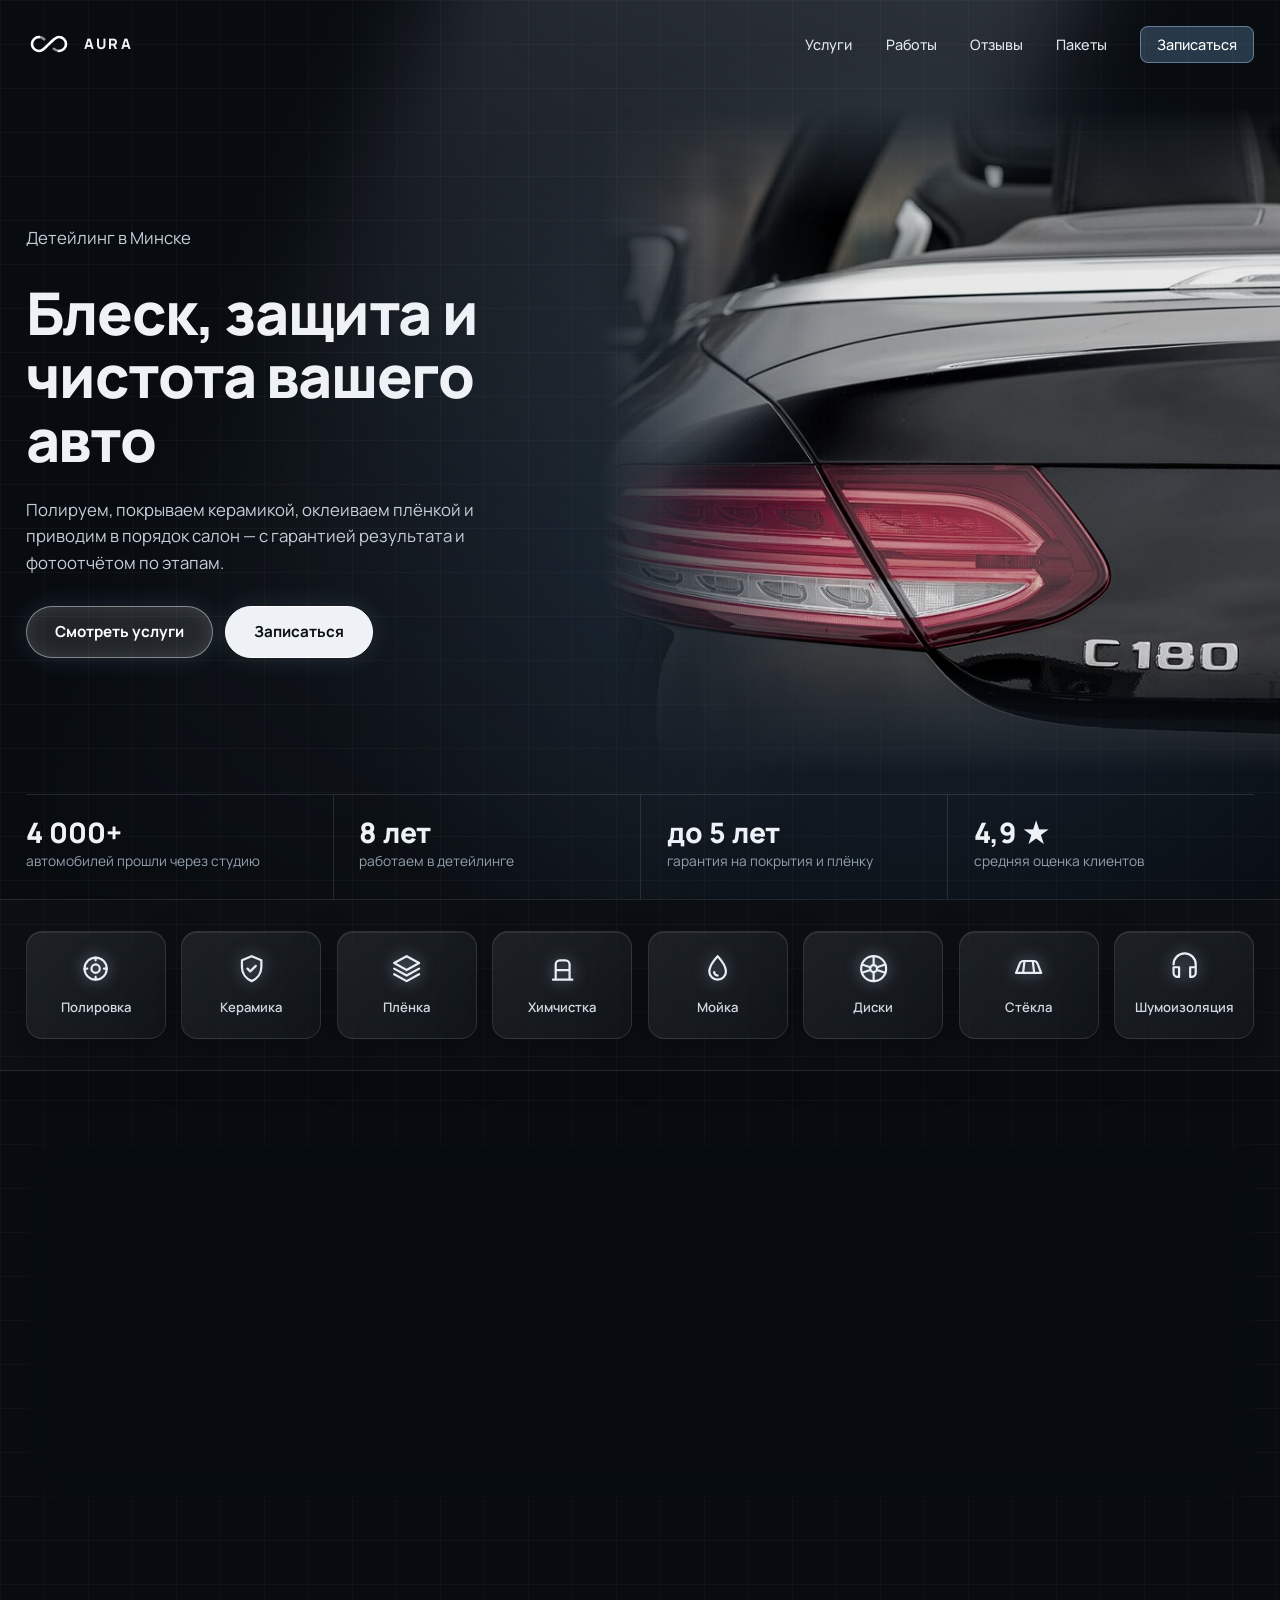
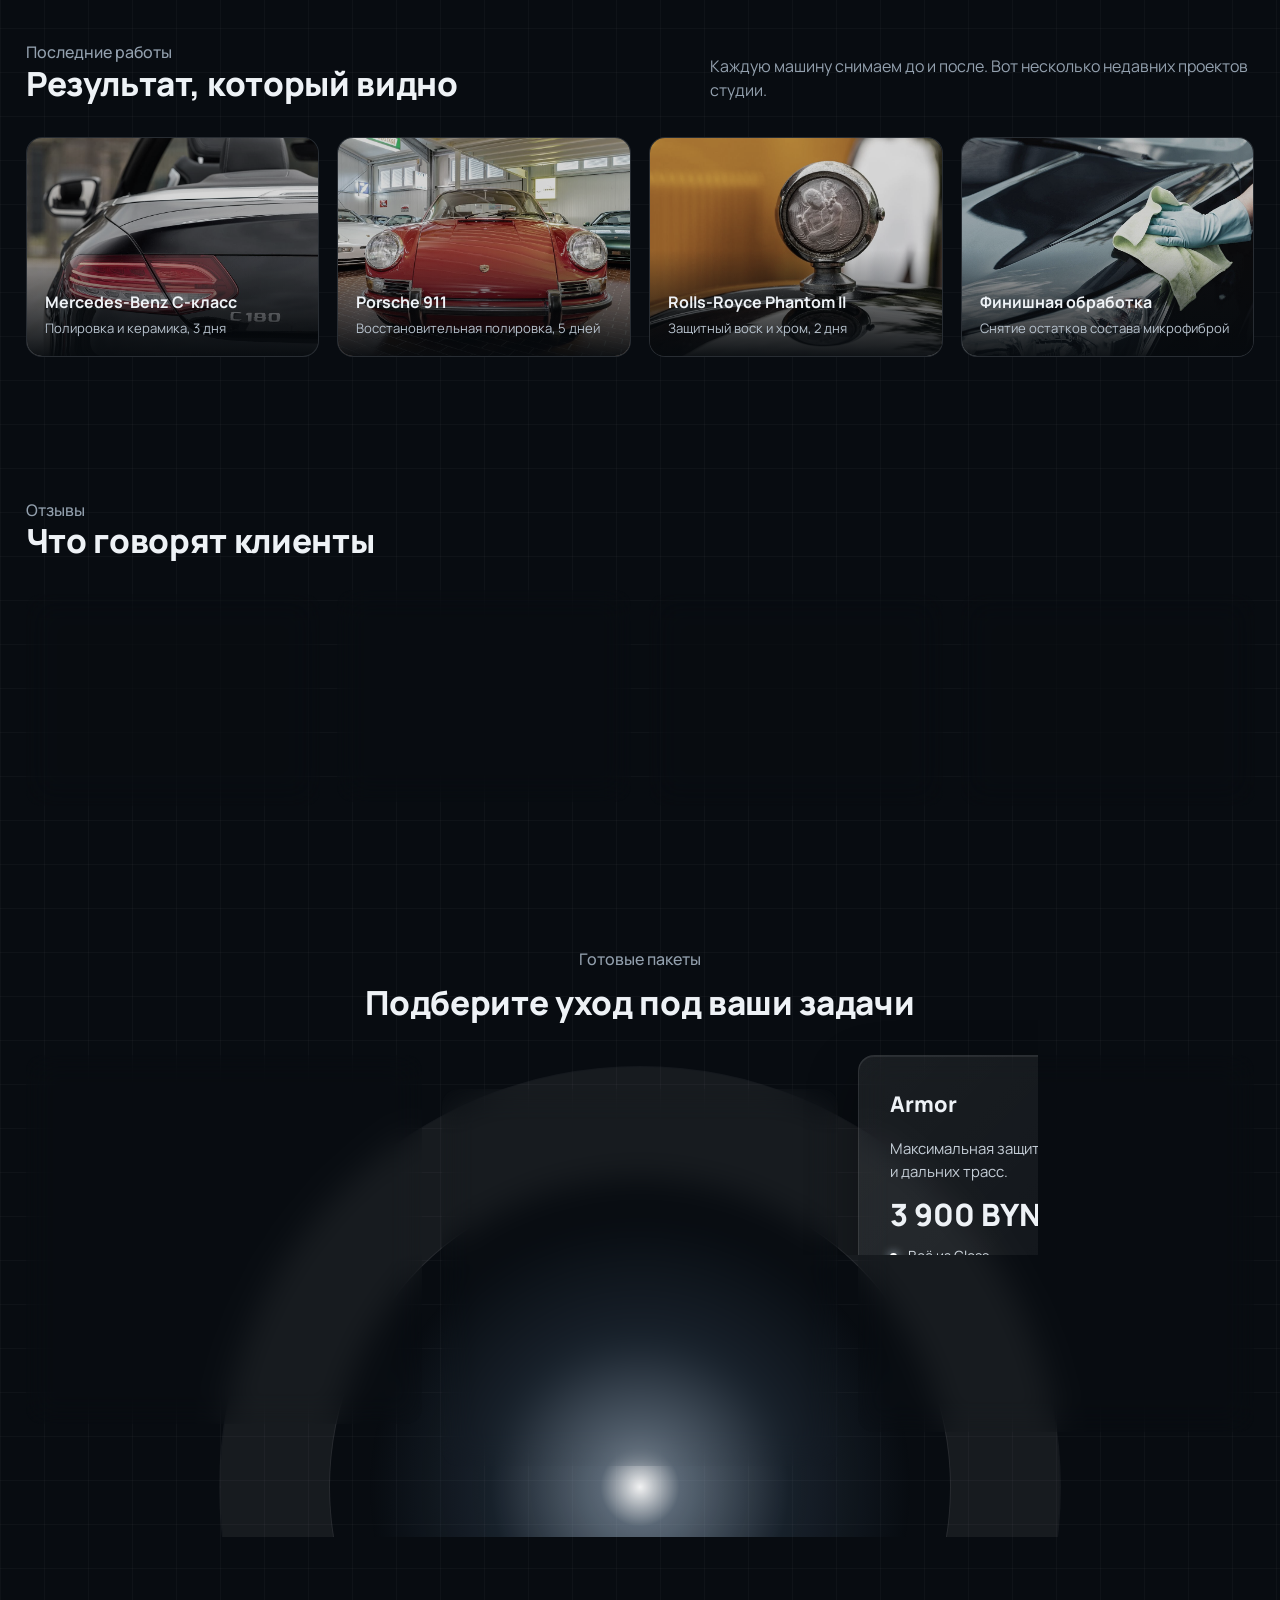
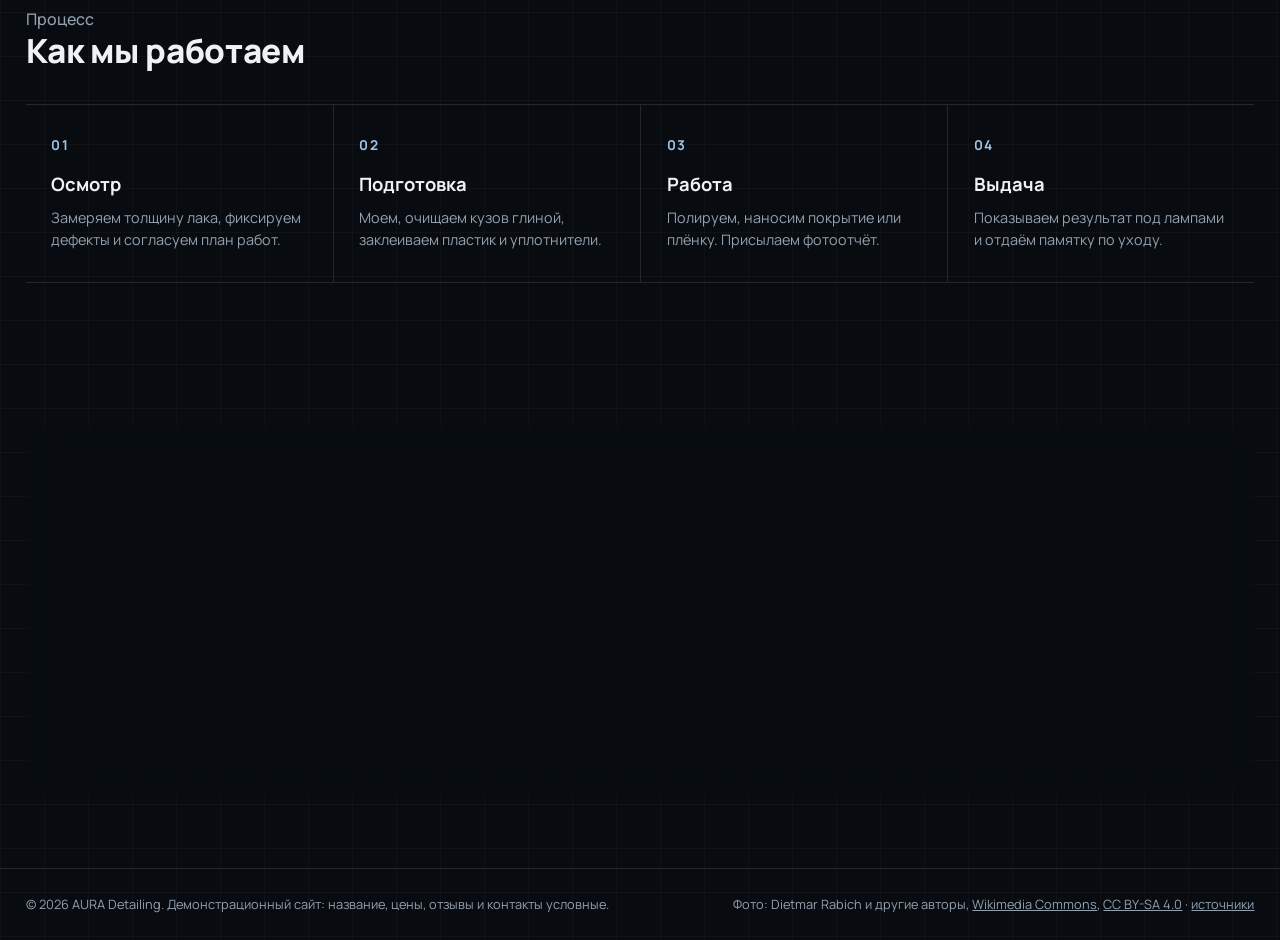
<file: index.html>
<!doctype html>
<html lang="ru">
<head>
<meta charset="utf-8">
<meta name="viewport" content="width=device-width, initial-scale=1">
<title>AURA Detailing — детейлинг-студия в Минске</title>
<meta name="description" content="Детейлинг-студия AURA: полировка, керамика, защитная плёнка и химчистка салона. Демонстрационный сайт с условными данными.">
<meta property="og:title" content="AURA Detailing — детейлинг-студия">
<meta property="og:description" content="Полировка, керамика, защитная плёнка и химчистка салона.">
<meta property="og:image" content="assets/img/work-mercedes.jpg">
<meta name="theme-color" content="#080c11">
<link rel="icon" href="assets/img/logo.svg" type="image/svg+xml">
<link rel="preconnect" href="https://fonts.googleapis.com">
<link rel="preconnect" href="https://fonts.gstatic.com" crossorigin>
<link href="https://fonts.googleapis.com/css2?family=Manrope:wght@400;500;600;700;800&display=swap" rel="stylesheet">
<link rel="stylesheet" href="assets/css/styles.css">
</head>
<body>
<a class="skip" href="#main">Перейти к содержанию</a>

<main id="main">
<section class="hero" id="top">
  <div class="wrap">
    <header class="header">
      <a class="logo" href="#top" aria-label="AURA Detailing — на главную">
        <svg viewBox="0 0 46 24" fill="none" stroke="#fff" stroke-width="2.600" stroke-linecap="round" aria-hidden="true"><path d="M13 5a7 7 0 1 0 0 14c4 0 6-3.500 10-7s6-7 10-7a7 7 0 1 1 0 14"/><path d="M33 19c-2 0-3.600-.9-5.200-2.200M13 5c2 0 3.600.9 5.200 2.200" opacity=".55"/></svg>
        <span>AURA</span>
      </a>
      <button class="burger" type="button" id="burger" aria-label="Открыть меню" aria-expanded="false" aria-controls="nav"><span></span></button>
      <nav class="nav" id="nav" aria-label="Основное меню">
        <ul>
          <li><a href="#services">Услуги</a></li>
          <li><a href="#works">Работы</a></li>
          <li><a href="#reviews">Отзывы</a></li>
          <li><a href="#prices">Пакеты</a></li>
          <li><a class="pill" href="#contacts">Записаться</a></li>
        </ul>
      </nav>
    </header>
  </div>

  <div class="wrap hero-main">
    <div class="hero-text">
      <p class="hero-eyebrow">Детейлинг в Минске</p>
      <h1>Блеск, защита и чистота вашего авто</h1>
      <p>Полируем, покрываем керамикой, оклеиваем плёнкой и приводим в порядок салон — с гарантией результата и фотоотчётом по этапам.</p>
      <div class="hero-actions">
        <a class="btn" href="#services">Смотреть услуги</a>
        <a class="btn btn-solid" href="#contacts">Записаться</a>
      </div>
    </div>
    <div class="hero-photo">
      <img src="assets/img/work-mercedes.jpg" alt="Чёрный автомобиль с глянцевым кузовом после полировки" width="1100" height="733">
    </div>
  </div>

  <div class="wrap">
    <ul class="hero-stats">
      <li><b>4 000+</b><span>автомобилей прошли через студию</span></li>
      <li><b>8 лет</b><span>работаем в детейлинге</span></li>
      <li><b>до 5 лет</b><span>гарантия на покрытия и плёнку</span></li>
      <li><b>4,9 ★</b><span>средняя оценка клиентов</span></li>
    </ul>
  </div>
</section>

<section class="strip" aria-label="Направления работы">
  <div class="wrap">
    <div class="tiles">
      <a class="tile glass" href="#services"><svg viewBox="0 0 24 24" fill="none" stroke="currentColor" stroke-width="1.600" stroke-linecap="round" stroke-linejoin="round" aria-hidden="true"><circle cx="12" cy="12" r="8"/><circle cx="12" cy="12" r="3"/><path d="M12 4v2M12 18v2M4 12h2M18 12h2"/></svg>Полировка</a>
      <a class="tile glass" href="#services"><svg viewBox="0 0 24 24" fill="none" stroke="currentColor" stroke-width="1.600" stroke-linecap="round" stroke-linejoin="round" aria-hidden="true"><path d="M12 3 5 6v5c0 4.500 3 8.300 7 10 4-1.700 7-5.500 7-10V6z"/><path d="m9 12 2 2 4-4"/></svg>Керамика</a>
      <a class="tile glass" href="#services"><svg viewBox="0 0 24 24" fill="none" stroke="currentColor" stroke-width="1.600" stroke-linecap="round" stroke-linejoin="round" aria-hidden="true"><path d="m12 3 9 5-9 5-9-5z"/><path d="m3 12 9 5 9-5M3 16l9 5 9-5"/></svg>Плёнка</a>
      <a class="tile glass" href="#services"><svg viewBox="0 0 24 24" fill="none" stroke="currentColor" stroke-width="1.600" stroke-linecap="round" stroke-linejoin="round" aria-hidden="true"><path d="M7 20V9a3 3 0 0 1 3-3h4a3 3 0 0 1 3 3v11M5 20h14M7 13h10"/></svg>Химчистка</a>
      <a class="tile glass" href="#services"><svg viewBox="0 0 24 24" fill="none" stroke="currentColor" stroke-width="1.600" stroke-linecap="round" stroke-linejoin="round" aria-hidden="true"><path d="M12 3s6 6.500 6 11a6 6 0 0 1-12 0c0-4.500 6-11 6-11z"/><path d="M9.500 14.500a2.500 2.500 0 0 0 2.500 2.500"/></svg>Мойка</a>
      <a class="tile glass" href="#services"><svg viewBox="0 0 24 24" fill="none" stroke="currentColor" stroke-width="1.600" stroke-linecap="round" stroke-linejoin="round" aria-hidden="true"><circle cx="12" cy="12" r="9"/><circle cx="12" cy="12" r="2.500"/><path d="M12 3v6.500M12 14.500V21M3.600 9l6 2M14.400 13l6 2M3.600 15l6-2M14.400 11l6-2"/></svg>Диски</a>
      <a class="tile glass" href="#services"><svg viewBox="0 0 24 24" fill="none" stroke="currentColor" stroke-width="1.600" stroke-linecap="round" stroke-linejoin="round" aria-hidden="true"><path d="M3 15l2.500-6.500A3 3 0 0 1 8.300 6.500h7.400a3 3 0 0 1 2.800 2L21 15"/><path d="M3 15h18M9 6.500 8 15M15 6.500l1 8.500"/></svg>Стёкла</a>
      <a class="tile glass" href="#services"><svg viewBox="0 0 24 24" fill="none" stroke="currentColor" stroke-width="1.600" stroke-linecap="round" stroke-linejoin="round" aria-hidden="true"><path d="M4 9a8 8 0 0 1 16 0v6a3 3 0 0 1-3 3h-1v-7h4M4 11h4v7H7a3 3 0 0 1-3-3z"/></svg>Шумоизоляция</a>
    </div>
  </div>
</section>

<section class="section" id="services">
  <div class="wrap">
    <div class="panel glass">
      <div class="wire">
        <svg viewBox="0 0 520 240" fill="none" stroke="#f1f6fb" stroke-width="1.700" stroke-linecap="round" stroke-linejoin="round" role="img" aria-label="Контурный рисунок автомобиля, вид сверху">
          <path d="M60 120c0-34 8-62 26-70 22-9 70-14 150-14h110c56 0 96 8 112 22 14 12 20 36 20 62s-6 50-20 62c-16 14-56 22-112 22H236c-80 0-128-5-150-14-18-8-26-36-26-70z"/>
          <path d="M150 62c-14 16-20 36-20 58s6 42 20 58c16-6 30-8 44-8V70c-14 0-28-2-44-8z"/>
          <path d="M194 70h132c12 14 18 30 18 50s-6 36-18 50H194z"/>
          <path d="M326 70c20 0 40-4 58-10 12 16 18 36 18 60s-6 44-18 60c-18-6-38-10-58-10"/>
          <path d="M150 62c30-10 60-14 90-14h96c18 0 34 4 48 12M150 178c30 10 60 14 90 14h96c18 0 34-4 48-12"/>
          <path d="M260 70v100M194 120h150"/>
          <path d="M168 44l-10-14h22l8 8M168 196l-10 14h22l8-8"/>
          <path d="M70 84c8-4 16-6 24-6M70 156c8 4 16 6 24 6M452 78c8 2 14 6 18 12M452 162c8-2 14-6 18-12"/>
          <path d="M96 76c-8 14-12 28-12 44s4 30 12 44M434 70c10 14 14 30 14 50s-4 36-14 50"/>
        </svg>
      </div>
      <div>
        <h2 class="h2">Наши услуги</h2>
        <p>Мы занимаемся комплексным уходом за автомобилем: от деликатной мойки до защиты кузова на годы вперёд. Перед работой замеряем толщину лака, фиксируем дефекты и согласуем план.</p>
        <p>Работаем на профессиональных составах, называем срок выдачи заранее и показываем результат под лампами.</p>
      </div>
      <ul class="pricelist">
        <li><span>Полировка кузова</span><b>от 450 BYN</b></li>
        <li><span>Керамическое покрытие</span><b>от 690 BYN</b></li>
        <li><span>Защитная плёнка</span><b>от 900 BYN</b></li>
        <li><span>Химчистка салона</span><b>от 280 BYN</b></li>
        <li><span>Детейлинг-мойка</span><b>от 90 BYN</b></li>
        <li><span>Керамика на диски</span><b>от 180 BYN</b></li>
      </ul>
    </div>
  </div>
</section>

<section class="section" id="works">
  <div class="wrap">
    <div class="head">
      <div><p class="eyebrow">Последние работы</p><h2 class="h2">Результат, который видно</h2></div>
      <p>Каждую машину снимаем до и после. Вот несколько недавних проектов студии.</p>
    </div>
    <div class="works">
      <figure class="work"><img src="assets/img/work-mercedes.jpg" alt="Чёрный кабриолет Mercedes-Benz, вид сзади" width="1100" height="733" loading="lazy"><figcaption><b>Mercedes-Benz C-класс</b><span>Полировка и керамика, 3 дня</span></figcaption></figure>
      <figure class="work"><img src="assets/img/work-porsche.jpg" alt="Красный Porsche 911 с глянцевым капотом" width="1100" height="733" loading="lazy"><figcaption><b>Porsche 911</b><span>Восстановительная полировка, 5 дней</span></figcaption></figure>
      <figure class="work"><img src="assets/img/work-rolls.jpg" alt="Хромированная фигурка на чёрном капоте Rolls-Royce" width="1100" height="733" loading="lazy"><figcaption><b>Rolls-Royce Phantom II</b><span>Защитный воск и хром, 2 дня</span></figcaption></figure>
      <figure class="work"><img src="assets/img/hero.jpg" alt="Мастер протирает чёрный капот микрофиброй" width="1280" height="854" loading="lazy"><figcaption><b>Финишная обработка</b><span>Снятие остатков состава микрофиброй</span></figcaption></figure>
    </div>
  </div>
</section>

<section class="section" id="reviews">
  <div class="wrap">
    <div class="head">
      <div><p class="eyebrow">Отзывы</p><h2 class="h2">Что говорят клиенты</h2></div>
    </div>
    <div class="reviews">
      <blockquote class="review glass"><div class="avatar" aria-hidden="true">А</div><div><b>Алексей</b><small>BMW 5 · пакет Gloss</small><p>Забрал машину как из салона. Керамика держится вторую зиму, грязь слетает с одной мойки.</p></div></blockquote>
      <blockquote class="review glass on"><div class="avatar" aria-hidden="true">М</div><div><b>Марина</b><small>Volvo XC60 · химчистка</small><p>Делали химчистку после покупки авто с пробегом. Светлый салон отмыли полностью, запах ушёл.</p></div></blockquote>
      <blockquote class="review glass"><div class="avatar" aria-hidden="true">Д</div><div><b>Дмитрий</b><small>Geely Monjaro · пакет Armor</small><p>Оклеили перед сразу после автосалона. За год трасс ни одного скола на капоте.</p></div></blockquote>
      <blockquote class="review glass"><div class="avatar" aria-hidden="true">И</div><div><b>Игорь</b><small>Audi A6 · полировка</small><p>Убрали паутинку и царапины от автомоек. Сроки выдержали, прислали фото каждого этапа.</p></div></blockquote>
    </div>
  </div>
</section>

<section class="section plans-section" id="prices">
  <div class="orb" aria-hidden="true"></div>
  <div class="wrap">
    <div class="head">
      <p class="eyebrow">Готовые пакеты</p>
      <h2 class="h2">Подберите уход под ваши задачи</h2>
    </div>
    <div class="plans">
      <div class="plan glass">
        <h3>Fresh</h3>
        <p>Быстро освежить автомобиль перед поездкой или продажей.</p>
        <div class="cost">290 BYN <small>· 4 часа</small></div>
        <ul><li>Трёхфазная мойка</li><li>Чистка дисков и арок</li><li>Уборка салона</li><li>Воск на 1 месяц</li></ul>
        <a class="btn" href="#contacts">Записаться</a>
      </div>
      <div class="plan glass">
        <h3>Gloss</h3>
        <p>Самый популярный: глубокий блеск и защита на каждый день.</p>
        <div class="cost">1 190 BYN <small>· 2 дня</small></div>
        <ul><li>Всё из Fresh</li><li>Лёгкая полировка</li><li>Керамика в 2 слоя</li><li>Гидрофоб на стёкла</li><li>Гарантия 2 года</li></ul>
        <a class="btn btn-solid" href="#contacts">Записаться</a>
      </div>
      <div class="plan glass">
        <h3>Armor</h3>
        <p>Максимальная защита для нового автомобиля и дальних трасс.</p>
        <div class="cost">3 900 BYN <small>· 5 дней</small></div>
        <ul><li>Всё из Gloss</li><li>Плёнка на перед</li><li>Керамика на диски</li><li>Химчистка салона</li><li>Гарантия 5 лет</li></ul>
        <a class="btn" href="#contacts">Записаться</a>
      </div>
    </div>
  </div>
</section>

<section class="section" id="process">
  <div class="wrap">
    <div class="head"><div><p class="eyebrow">Процесс</p><h2 class="h2">Как мы работаем</h2></div></div>
    <div class="steps">
      <div class="step"><h3>Осмотр</h3><p>Замеряем толщину лака, фиксируем дефекты и согласуем план работ.</p></div>
      <div class="step"><h3>Подготовка</h3><p>Моем, очищаем кузов глиной, заклеиваем пластик и уплотнители.</p></div>
      <div class="step"><h3>Работа</h3><p>Полируем, наносим покрытие или плёнку. Присылаем фотоотчёт.</p></div>
      <div class="step"><h3>Выдача</h3><p>Показываем результат под лампами и отдаём памятку по уходу.</p></div>
    </div>
  </div>
</section>

<section class="section" id="contacts">
  <div class="wrap">
    <div class="cta glass">
      <div class="cta-top">
        <div>
          <h2 class="h2">Запишитесь на бесплатный осмотр</h2>
          <p>Оставьте номер — перезвоним в течение 15 минут и назовём точную цену.</p>
        </div>
        <div class="contacts">
          <div><small>Телефон</small><a href="tel:+375000000000">+375 (00) 000-00-00</a></div>
          <div><small>Адрес</small>г. Минск, ул. Примерная, 1</div>
          <div><small>Режим работы</small>ежедневно, 9:00–21:00</div>
          <div><small>Почта</small><a href="mailto:hello@example.com">hello@example.com</a></div>
        </div>
      </div>
      <form id="form" novalidate>
        <label>Ваше имя<input name="name" type="text" autocomplete="name" required placeholder="Иван"></label>
        <label>Телефон<input name="phone" type="tel" autocomplete="tel" required placeholder="+375 (__) ___-__-__"></label>
        <label>Услуга
          <select name="service">
            <option>Полировка</option>
            <option>Керамика</option>
            <option>Защитная плёнка</option>
            <option>Химчистка</option>
            <option>Пока не знаю</option>
          </select>
        </label>
        <button class="btn btn-solid" type="submit">Получить консультацию</button>
        <div class="form-foot">
          <p class="form-ok" id="form-ok" role="status" hidden></p>
          <p class="form-note">Демо-версия: форма пока никуда не отправляет данные.</p>
        </div>
      </form>
    </div>
  </div>
</section>
</main>

<footer class="footer">
  <div class="wrap">
    <span>© 2026 AURA Detailing. Демонстрационный сайт: название, цены, отзывы и контакты условные.</span>
    <span>Фото: Dietmar Rabich и другие авторы, <a href="https://commons.wikimedia.org/" target="_blank" rel="noopener">Wikimedia Commons</a>, <a href="https://creativecommons.org/licenses/by-sa/4.0/deed.ru" target="_blank" rel="noopener">CC BY-SA 4.0</a> · <a href="CREDITS.md">источники</a></span>
  </div>
</footer>
<script src="assets/js/main.js" defer></script>
</body>
</html>
</file>
<file: assets/css/styles.css>
/* AURA Detailing — холодная тёмная тема, стекло, сетка. Блоки растянуты на всю ширину. */
:root {
  --bg: #080c11;
  --bg-2: #0d131a;
  --glass: rgba(255, 255, 255, 0.045);
  --glass-2: rgba(255, 255, 255, 0.08);
  --line: rgba(255, 255, 255, 0.11);
  --line-2: rgba(255, 255, 255, 0.22);
  --text: #eef2f6;
  --muted: #93a0ae;
  --accent: #9fc4e6;
  --accent-bg: rgba(120, 170, 215, 0.28);
  --radius: 16px;
  --pad: clamp(16px, 2vw, 44px);
  --font: "Manrope", "Segoe UI", Arial, sans-serif;
}
*, *::before, *::after { box-sizing: border-box; }
html { scroll-behavior: smooth; -webkit-text-size-adjust: 100%; font-size: clamp(16px, 9px + 0.42vw, 24px); }
body {
  margin: 0; color: var(--text); font-family: var(--font); font-size: 1rem; line-height: 1.55; overflow-wrap: break-word;
  background-color: var(--bg);
  background-image:
    linear-gradient(rgba(255, 255, 255, 0.028) 1px, transparent 1px),
    linear-gradient(90deg, rgba(255, 255, 255, 0.028) 1px, transparent 1px);
  background-size: 44px 44px;
}
img { max-width: 100%; display: block; }
a { color: inherit; }
h1, h2, h3, p, dl, dd { margin: 0; }
ul { margin: 0; padding: 0; list-style: none; }
:focus-visible { outline: 2px solid var(--accent); outline-offset: 3px; border-radius: 8px; }
.wrap { width: 100%; padding: 0 var(--pad); }
.skip { position: absolute; left: -9999px; top: 0; background: #fff; color: #000; padding: 10px 16px; z-index: 100; }
.skip:focus { left: 10px; top: 10px; }

.glass {
  background: linear-gradient(135deg, rgba(255, 255, 255, 0.075), rgba(255, 255, 255, 0.025));
  border: 1px solid var(--line); border-radius: var(--radius);
  backdrop-filter: blur(16px); -webkit-backdrop-filter: blur(16px);
  box-shadow: inset 0 1px 0 rgba(255, 255, 255, 0.08), 0 20px 50px rgba(0, 0, 0, 0.35);
}
.section { padding: clamp(44px, 5.5vw, 96px) 0; position: relative; }
.eyebrow { color: var(--muted); font-size: 1rem; font-weight: 500; }
.h2 { font-size: clamp(1.6rem, 2.6vw, 2.5rem); font-weight: 800; line-height: 1.15; letter-spacing: -0.01em; }
.head { display: flex; flex-wrap: wrap; align-items: end; justify-content: space-between; gap: 12px 40px; margin-bottom: clamp(22px, 2.6vw, 40px); }
.head p { color: var(--muted); max-width: 34em; }

/* Кнопки */
.btn {
  display: inline-flex; align-items: center; justify-content: center; min-height: 52px; padding: 0 28px; border-radius: 999px;
  font: 700 0.95rem/1 var(--font); text-decoration: none; cursor: pointer; color: #fff;
  background: rgba(255, 255, 255, 0.1); border: 1px solid rgba(255, 255, 255, 0.45);
  box-shadow: inset 0 0 18px rgba(255, 255, 255, 0.12), 0 0 26px rgba(160, 200, 235, 0.14);
  transition: background 0.2s, transform 0.15s, box-shadow 0.2s;
}
.btn:hover { background: rgba(255, 255, 255, 0.2); transform: translateY(-2px); box-shadow: inset 0 0 18px rgba(255, 255, 255, 0.2), 0 0 40px rgba(160, 200, 235, 0.3); }
.btn-solid { background: #eef2f6; color: #0a0f14; border-color: #fff; }
.btn-solid:hover { background: #fff; }

/* Первый экран */
.hero { position: relative; isolation: isolate; overflow: hidden; border-bottom: 1px solid var(--line); min-height: min(100vh, 900px); display: flex; flex-direction: column; }
.hero::before { /* луч света */
  content: ""; position: absolute; z-index: -1; top: -30%; left: 22%; width: 46%; height: 150%;
  background: linear-gradient(180deg, rgba(210, 228, 245, 0.20), rgba(210, 228, 245, 0.04) 60%, transparent);
  transform: rotate(24deg); filter: blur(46px); pointer-events: none;
}
.hero::after { content: ""; position: absolute; inset: 0; z-index: -2; background: radial-gradient(70% 80% at 70% 60%, rgba(60, 90, 120, 0.35), transparent 70%); }
.header { display: flex; align-items: center; justify-content: space-between; gap: 20px; height: 88px; position: relative; z-index: 5; }
.logo { display: flex; align-items: center; gap: 12px; text-decoration: none; font-weight: 800; letter-spacing: 0.16em; font-size: 0.9rem; }
.logo svg { width: 46px; height: 24px; flex: none; }
.nav ul { display: flex; align-items: center; gap: clamp(16px, 2.6vw, 46px); }
.nav a { text-decoration: none; font-size: 0.9rem; font-weight: 500; color: #dfe6ec; }
.nav a:hover { color: #fff; }
.nav .pill { background: var(--accent-bg); border: 1px solid rgba(159, 196, 230, 0.5); border-radius: 8px; padding: 8px 16px; color: #fff; }
.burger { display: none; width: 46px; height: 46px; border-radius: 12px; border: 1px solid var(--line); background: var(--glass); cursor: pointer; padding: 0; }
.burger span, .burger span::before, .burger span::after { content: ""; display: block; width: 20px; height: 2px; background: #fff; margin: 0 auto; position: relative; }
.burger span::before { position: absolute; top: -6px; }
.burger span::after { position: absolute; top: 6px; }
@media (max-width: 860px) {
  .burger { display: block; }
  .nav { display: none; position: absolute; top: 80px; left: 0; right: 0; padding: 10px; border-radius: var(--radius); background: rgba(13, 19, 26, 0.97); border: 1px solid var(--line); }
  .nav.open { display: block; }
  .nav ul { flex-direction: column; align-items: stretch; gap: 0; }
  .nav a { display: block; padding: 14px 16px; font-size: 1rem; }
  .nav .pill { margin-top: 6px; text-align: center; }
}
.hero-main { flex: 1; display: grid; grid-template-columns: minmax(0, 0.9fr) minmax(0, 1.1fr); gap: clamp(20px, 3vw, 60px); align-items: center; padding-top: 20px; padding-bottom: 20px; }
.hero h1 { font-size: clamp(2.1rem, 4.6vw, 4.6rem); font-weight: 800; line-height: 1.08; letter-spacing: -0.02em; margin: 8px 0 26px; max-width: 12em; }
.hero-text > p:not(.eyebrow) { color: #c5ced7; max-width: 30em; margin-bottom: 30px; font-size: 1.05rem; }
.hero-eyebrow { font-size: clamp(1.1rem, 1.6vw, 1.5rem); color: #d3dbe3; font-weight: 400; }
.hero-actions { display: flex; flex-wrap: wrap; gap: 12px; }
.hero-photo { position: relative; align-self: stretch; min-height: 320px; margin-right: calc(var(--pad) * -1); }
.hero-photo img {
  position: absolute; inset: 0; width: 100%; height: 100%; object-fit: cover; object-position: 60% 50%;
  filter: saturate(0.55) brightness(0.9) contrast(1.05) hue-rotate(-8deg);
  -webkit-mask-image: linear-gradient(90deg, transparent 0%, #000 34%), linear-gradient(180deg, transparent 0%, #000 16%, #000 84%, transparent 100%);
  -webkit-mask-composite: source-in; mask-image: linear-gradient(90deg, transparent 0%, #000 34%), linear-gradient(180deg, transparent 0%, #000 16%, #000 84%, transparent 100%);
  mask-composite: intersect;
}
.hero-stats { display: grid; grid-template-columns: repeat(4, 1fr); border-top: 1px solid var(--line); }
.hero-stats li { padding: 22px 0 26px; padding-right: 20px; }
.hero-stats li + li { border-left: 1px solid var(--line); padding-left: clamp(16px, 2vw, 34px); }
.hero-stats b { display: block; font-size: clamp(1.4rem, 2.2vw, 2.1rem); font-weight: 800; line-height: 1.1; }
.hero-stats span { font-size: 0.86rem; color: var(--muted); }
@media (max-width: 900px) {
  .hero { min-height: 0; }
  .hero-main { grid-template-columns: 1fr; }
  .hero-photo { min-height: 250px; order: -1; margin: 0 calc(var(--pad) * -1); }
  .hero-photo img { -webkit-mask-image: linear-gradient(180deg, #000 60%, transparent 100%); mask-image: linear-gradient(180deg, #000 60%, transparent 100%); }
  .hero-stats { grid-template-columns: 1fr 1fr; }
  .hero-stats li:nth-child(3) { border-left: 0; padding-left: 0; }
  .hero-stats li:nth-child(n+3) { border-top: 1px solid var(--line); }
}

/* Лента услуг-плиток */
.strip { border-bottom: 1px solid var(--line); background: rgba(255, 255, 255, 0.015); padding: clamp(20px, 2.4vw, 34px) 0; }
.tiles { display: grid; grid-template-columns: repeat(8, 1fr); gap: clamp(10px, 1.2vw, 20px); }
.tile { display: flex; flex-direction: column; align-items: center; gap: 12px; padding: clamp(14px, 1.6vw, 26px) 8px; text-decoration: none; text-align: center; font-size: 0.82rem; font-weight: 600; color: #cfd8e0; transition: border-color 0.2s, transform 0.2s, color 0.2s; }
.tile svg { width: clamp(28px, 2.6vw, 40px); height: clamp(28px, 2.6vw, 40px); color: #e9eef3; filter: drop-shadow(0 0 8px rgba(200, 225, 250, 0.55)); }
.tile:hover { border-color: var(--line-2); transform: translateY(-3px); color: #fff; }
@media (max-width: 1000px) { .tiles { grid-template-columns: repeat(4, 1fr); } }
@media (max-width: 480px) { .tiles { grid-template-columns: repeat(2, 1fr); } }

/* Панель «Услуги» */
.panel { display: grid; grid-template-columns: minmax(0, 1fr) minmax(0, 1fr) minmax(0, 1.1fr); overflow: hidden; }
.panel > * { padding: clamp(22px, 3vw, 52px); }
.panel > * + * { border-left: 1px solid var(--line); }
.wire { display: grid; place-items: center; background: rgba(255, 255, 255, 0.02); }
.wire svg { width: 100%; max-width: 760px; height: auto; filter: drop-shadow(0 0 6px rgba(215, 232, 250, 0.8)) drop-shadow(0 0 22px rgba(170, 205, 240, 0.35)); }
.panel h2 { margin-bottom: 18px; }
.panel p { color: #c5ced7; }
.panel p + p { margin-top: 14px; }
.pricelist li { display: flex; justify-content: space-between; align-items: baseline; gap: 16px; padding: 13px 0; border-bottom: 1px solid var(--line); font-size: 0.97rem; }
.pricelist li:first-child { padding-top: 0; }
.pricelist li:last-child { border-bottom: 0; padding-bottom: 0; }
.pricelist span { color: #dbe2e9; }
.pricelist b { white-space: nowrap; color: #fff; }
@media (max-width: 1100px) {
  .panel { grid-template-columns: 1fr 1fr; }
  .panel > .wire { grid-column: 1 / -1; border-bottom: 1px solid var(--line); }
  .panel > .wire + * { border-left: 0; }
}
@media (max-width: 700px) {
  .panel { grid-template-columns: 1fr; }
  .panel > * + * { border-left: 0; border-top: 1px solid var(--line); }
  .panel > .wire { border-bottom: 0; }
}

/* Работы */
.works { display: grid; grid-template-columns: repeat(4, 1fr); gap: clamp(12px, 1.4vw, 24px); }
.work { position: relative; overflow: hidden; border-radius: var(--radius); border: 1px solid var(--line); aspect-ratio: 4 / 3; margin: 0; background: var(--bg-2); }
.work img { width: 100%; height: 100%; object-fit: cover; filter: saturate(0.6) brightness(0.85); transition: transform 0.5s, filter 0.3s; }
.work:hover img { transform: scale(1.05); filter: saturate(0.9) brightness(1); }
.work figcaption { position: absolute; left: 0; right: 0; bottom: 0; padding: 40px 18px 16px; background: linear-gradient(0deg, rgba(6, 10, 14, 0.94), transparent); }
.work b { display: block; font-size: 1rem; }
.work span { font-size: 0.82rem; color: #b7c2cd; }
@media (max-width: 1000px) { .works { grid-template-columns: repeat(2, 1fr); } }
@media (max-width: 520px) { .works { grid-template-columns: 1fr; } }

/* Отзывы */
.reviews { display: grid; grid-template-columns: repeat(4, 1fr); gap: clamp(12px, 1.4vw, 24px); }
.review { margin: 0; padding: 22px; display: grid; grid-template-columns: 46px 1fr; gap: 14px; align-content: start; opacity: 0.72; transition: opacity 0.25s, transform 0.25s, border-color 0.25s; }
.review:hover, .review.on { opacity: 1; border-color: var(--line-2); transform: translateY(-4px); }
.avatar { width: 46px; height: 46px; border-radius: 50%; display: grid; place-items: center; font-weight: 800; background: linear-gradient(135deg, #dfe7ee, #8b9aa9); color: #0b1016; }
.review b { display: block; font-size: 1.05rem; }
.review small { color: var(--muted); display: block; margin-bottom: 8px; }
.review p { font-size: 0.9rem; color: #cdd5dd; }
@media (max-width: 1100px) { .reviews { grid-template-columns: repeat(2, 1fr); } }
@media (max-width: 560px) { .reviews { grid-template-columns: 1fr; } }

/* Пакеты со светящимся кругом */
.plans-section { overflow: hidden; }
.plans-section .head { justify-content: center; text-align: center; flex-direction: column; align-items: center; }
.orb { position: absolute; left: 50%; bottom: -260px; width: 620px; height: 620px; transform: translateX(-50%); border-radius: 50%; pointer-events: none;
  background: radial-gradient(circle, rgba(255, 255, 255, 0.95) 0%, rgba(190, 215, 240, 0.45) 9%, rgba(120, 160, 200, 0.14) 34%, transparent 62%);
  box-shadow: 0 0 0 1px rgba(255, 255, 255, 0.07), 0 0 0 110px rgba(255, 255, 255, 0.012), 0 0 0 111px rgba(255, 255, 255, 0.05); }
.plans { display: grid; grid-template-columns: repeat(3, 1fr); gap: clamp(12px, 1.6vw, 28px); position: relative; align-items: start; }
.plan { padding: clamp(22px, 2.4vw, 38px); display: flex; flex-direction: column; gap: 16px; }
.plan:nth-child(2) { margin-top: 34px; border-color: var(--line-2); }
.plan h3 { font-size: 1.35rem; font-weight: 800; }
.plan > p { color: #c5ced7; font-size: 0.93rem; }
.plan .cost { font-size: clamp(1.7rem, 2.4vw, 2.3rem); font-weight: 800; line-height: 1; }
.plan .cost small { font-size: 0.82rem; font-weight: 500; color: var(--muted); }
.plan ul { display: grid; grid-template-columns: 1fr 1fr; gap: 8px 18px; }
.plan li { position: relative; padding-left: 18px; font-size: 0.88rem; color: #d4dce3; }
.plan li::before { content: ""; position: absolute; left: 0; top: 0.55em; width: 7px; height: 7px; border-radius: 50%; background: #fff; box-shadow: 0 0 10px #cfe4f8; }
.plan .btn { margin-top: 6px; align-self: start; }
@media (max-width: 1000px) { .plans { grid-template-columns: 1fr; } .plan:nth-child(2) { margin-top: 0; } }
@media (max-width: 480px) { .plan ul { grid-template-columns: 1fr; } }

/* Этапы */
.steps { display: grid; grid-template-columns: repeat(4, 1fr); counter-reset: s; border-top: 1px solid var(--line); border-bottom: 1px solid var(--line); }
.step { padding: clamp(20px, 2.4vw, 38px) clamp(16px, 2vw, 34px); counter-increment: s; }
.step + .step { border-left: 1px solid var(--line); }
.step::before { content: "0" counter(s); display: block; font-size: 0.85rem; color: var(--accent); font-weight: 700; letter-spacing: 0.1em; margin-bottom: 14px; }
.step h3 { font-size: 1.15rem; margin-bottom: 8px; }
.step p { font-size: 0.9rem; color: var(--muted); }
@media (max-width: 900px) { .steps { grid-template-columns: 1fr 1fr; } .step:nth-child(3) { border-left: 0; } .step:nth-child(n+3) { border-top: 1px solid var(--line); } }
@media (max-width: 520px) { .steps { grid-template-columns: 1fr; } .step + .step { border-left: 0; border-top: 1px solid var(--line); } }

/* Заявка */
.cta { padding: clamp(24px, 3.4vw, 60px); }
.cta-top { display: grid; grid-template-columns: minmax(0, 1fr) minmax(0, 1.4fr); gap: clamp(20px, 4vw, 80px); align-items: center; margin-bottom: clamp(22px, 2.6vw, 40px); }
.cta-top p { color: #c5ced7; margin-top: 12px; }
.contacts { display: grid; grid-template-columns: repeat(4, 1fr); gap: 18px; font-size: 0.97rem; }
.contacts small { display: block; color: var(--muted); font-size: 0.74rem; letter-spacing: 0.08em; text-transform: uppercase; margin-bottom: 4px; }
.contacts a { text-decoration: none; font-weight: 700; }
.contacts a:hover { color: var(--accent); }
form { display: grid; grid-template-columns: 1fr 1fr 1fr auto; gap: 14px; align-items: end; }
label { font-size: 0.74rem; letter-spacing: 0.08em; text-transform: uppercase; color: var(--muted); display: grid; gap: 7px; }
input, select { width: 100%; min-height: 54px; border-radius: 12px; border: 1px solid var(--line-2); background: rgba(6, 10, 14, 0.7); color: #fff; padding: 0 16px; font: 500 1rem var(--font); }
select option { background: #0d131a; }
input:focus, select:focus { outline: none; border-color: var(--accent); box-shadow: 0 0 0 3px rgba(159, 196, 230, 0.22); }
form .btn { min-height: 54px; }
.form-foot { grid-column: 1 / -1; display: grid; gap: 8px; }
.form-note { font-size: 0.78rem; color: var(--muted); }
.form-ok { border: 1px solid var(--accent); border-radius: 12px; padding: 13px 16px; background: rgba(159, 196, 230, 0.1); font-size: 0.93rem; }
.form-ok[hidden] { display: none; }
@media (max-width: 1000px) { .cta-top { grid-template-columns: 1fr; } form { grid-template-columns: 1fr 1fr; } .contacts { grid-template-columns: 1fr 1fr; } }
@media (max-width: 560px) { form { grid-template-columns: 1fr; } }

/* Подвал */
.footer { border-top: 1px solid var(--line); padding: 26px 0; font-size: 0.8rem; color: var(--muted); }
.footer .wrap { display: flex; flex-wrap: wrap; gap: 8px 30px; justify-content: space-between; }
.footer a:hover { color: #fff; }

@media (prefers-reduced-motion: reduce) { * { animation: none !important; transition: none !important; scroll-behavior: auto !important; } }
</file>
